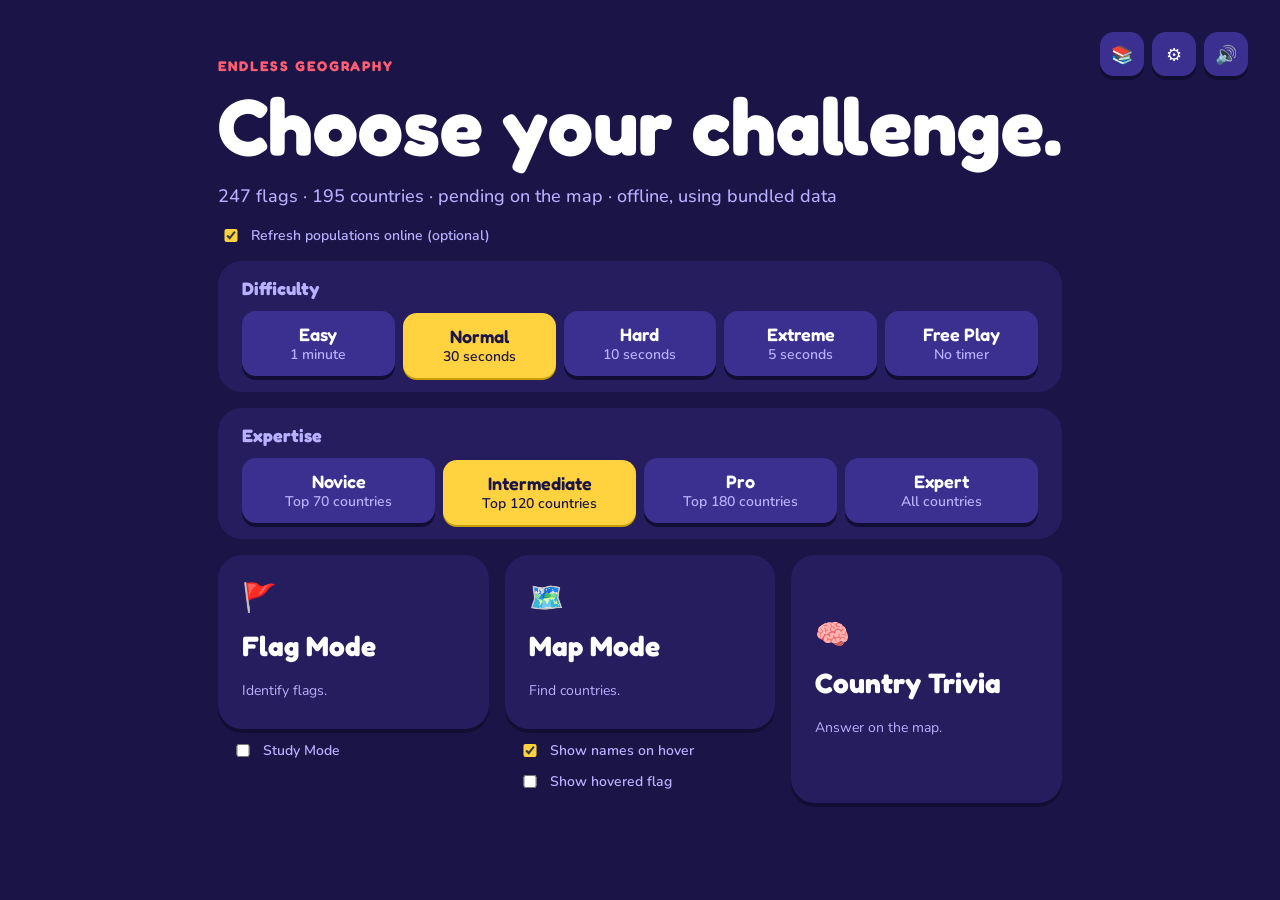
<file: index.html>
<!doctype html>
<html lang="en">
<head><meta charset="utf-8"><meta name="viewport" content="width=device-width,initial-scale=1"><title>Geogryphon V14.0</title>

<script src="https://cdn.amcharts.com/lib/5/index.js"></script>
<script src="https://cdn.amcharts.com/lib/5/map.js"></script>
<script src="https://cdn.amcharts.com/lib/5/geodata/worldLow.js"></script>

<link rel="preconnect" href="https://fonts.googleapis.com"><link rel="preconnect" href="https://fonts.gstatic.com" crossorigin>
<link rel="stylesheet" href="https://fonts.googleapis.com/css2?family=Fredoka:wght@500;600;700&family=Nunito:wght@500;600;700&display=swap">
<link rel="stylesheet" href="css/style.css">
</head>
<body>
<!-- Colour blind mode: daltonize filter for flag images (red-green colour blindness). See css .cb rules. -->
<svg class="svgDefs" aria-hidden="true" focusable="false"><filter id="daltonize" color-interpolation-filters="sRGB"><feColorMatrix type="matrix" values="1 0 0 0 0  -0.4375 1.4375 0 0 0  0.2625 -0.5625 1.3 0 0  0 0 0 1 0"/></filter></svg>
<div class="wrap">

<section id="menu" class="menu">
  <div class="menuTools">
    <button id="archiveBtn" class="mapControl" type="button" data-i18n-aria="menu.archive" data-i18n-title="menu.archive">📚</button>
    <button id="settingsBtn" class="mapControl" type="button" data-i18n-aria="menu.settings" data-i18n-title="menu.settings">⚙️</button>
    <button class="mapControl muteBtn" type="button" aria-label="Mute sounds" aria-pressed="false">🔊</button>
  </div>
  <div class="menuin">
    <div class="kicker" data-i18n="menu.kicker">ENDLESS GEOGRAPHY</div>
    <h1 data-i18n="menu.title">Choose your challenge.</h1>
    <p id="countryDataStatus" class="muted"></p>
    <label class="option refreshOption" data-i18n-title="menu.refreshHint"><input id="liveRefresh" type="checkbox" checked> <span data-i18n="menu.refresh">Refresh populations online (optional)</span></label>
    <section class="settings"><h2 data-i18n="menu.difficulty">Difficulty</h2><div class="difficulty">
      <input name="difficulty" id="easy" value="easy" type="radio"><label for="easy"><span data-i18n="diff.easy">Easy</span><small data-i18n="diff.easySub">1 minute</small></label>
      <input name="difficulty" id="normal" value="normal" type="radio" checked><label for="normal"><span data-i18n="diff.normal">Normal</span><small data-i18n="diff.normalSub">30 seconds</small></label>
      <input name="difficulty" id="hard" value="hard" type="radio"><label for="hard"><span data-i18n="diff.hard">Hard</span><small data-i18n="diff.hardSub">10 seconds</small></label>
      <input name="difficulty" id="extreme" value="extreme" type="radio"><label for="extreme"><span data-i18n="diff.extreme">Extreme</span><small data-i18n="diff.extremeSub">5 seconds</small></label>
      <input name="difficulty" id="free" value="free" type="radio"><label for="free"><span data-i18n="diff.free">Free Play</span><small data-i18n="diff.freeSub">No timer</small></label>
    </div></section>
    <section class="settings"><h2 data-i18n="menu.expertise">Expertise</h2><div class="difficulty expertise">
      <input name="expertise" id="novice" value="novice" type="radio"><label for="novice"><span data-i18n="exp.novice">Novice</span><small data-i18n="exp.noviceSub">Top 70 countries</small></label>
      <input name="expertise" id="intermediate" value="intermediate" type="radio" checked><label for="intermediate"><span data-i18n="exp.intermediate">Intermediate</span><small data-i18n="exp.intermediateSub">Top 120 countries</small></label>
      <input name="expertise" id="pro" value="pro" type="radio"><label for="pro"><span data-i18n="exp.pro">Pro</span><small data-i18n="exp.proSub">Top 180 countries</small></label>
      <input name="expertise" id="expert" value="expert" type="radio"><label for="expert"><span data-i18n="exp.expert">Expert</span><small data-i18n="exp.expertSub">All countries</small></label>
    </div></section>
    <div class="modes">
      <div><button class="mode" data-mode="flag">🚩<b data-i18n="mode.flagTitle">Flag Mode</b><span class="muted" data-i18n="mode.flagSub">Identify flags.</span></button><label class="option"><input id="studyMode" type="checkbox"> <span data-i18n="menu.studyMode">Study Mode</span></label></div>
      <div><button class="mode" data-mode="map">🗺️<b data-i18n="mode.mapTitle">Map Mode</b><span class="muted" data-i18n="mode.mapSub">Find countries.</span></button><label class="option"><input id="showNames" type="checkbox" checked> <span data-i18n="menu.showNames">Show names on hover</span></label><label class="option"><input id="showFlags" type="checkbox"> <span data-i18n="menu.showFlags">Show hovered flag</span></label></div>
      <button class="mode" data-mode="trivia">🧠<b data-i18n="mode.triviaTitle">Country Trivia</b><span class="muted" data-i18n="mode.triviaSub">Answer on the map.</span></button>
    </div>
  </div>
</section>

<section id="archive" class="archive hidden">
  <header class="archiveHead">
    <button id="archiveBack" class="btn btn-ghost" type="button" data-i18n="archive.back">← Menu</button>
    <div class="kicker" data-i18n="archive.kicker">ARCHIVE</div>
    <h1 data-i18n="archive.title">Every flag, every country.</h1>
    <input id="archiveSearch" class="archiveSearch" type="search" autocomplete="off" data-i18n-ph="archive.search" data-i18n-aria="archive.search">
    <div id="archiveFilters" class="archiveFilters"></div>
    <p id="archiveCount" class="muted archiveCount" aria-live="polite"></p>
  </header>
  <div id="archiveGrid" class="archiveGrid"></div>
</section>

<section id="game" class="hidden"><div class="gamegrid"><main>
  <header class="head"><div>
    <button id="backBtn" class="btn btn-ghost" type="button" data-i18n="game.back">← Change mode</button>
    <div class="kicker" id="modeLabel"></div>
    <h1 id="question" aria-live="polite"></h1>
    <div id="questionActions" class="questionActions hidden"><span id="selectionProgress" class="selectionProgress"></span><button id="confirmSelection" class="btn btn-primary" type="button" disabled data-i18n="game.confirm">Confirm Selection</button></div>
  </div><div class="stats">
    <button class="mapControl muteBtn" type="button" aria-label="Mute sounds" aria-pressed="false">🔊</button>
    <div class="stat"><small data-i18n="game.score">Score</small><b id="score">0</b></div>
    <div class="stat"><small data-i18n="game.time">Time</small><b id="time">30s</b></div>
  </div></header>
  <div class="timerTrack"><div id="timerBar" class="timerBar"></div></div>
  <section class="card play">
    <div id="reaction" class="reaction" role="status"></div>
    <div id="revealNotice" class="revealNotice hidden"></div>
    <div id="flagArea" class="flagbox"><img id="flag"></div>
    <div id="mapWrap" class="mapWrap hidden">
      <div id="mapArea" class="map"></div>
      <svg id="revealLayer" class="revealLayer" aria-hidden="true"></svg>
      <div class="mapControls" aria-label="Map controls">
        <button class="mapControl" type="button" id="zoomInBtn" data-i18n-title="game.zoomIn">+</button>
        <button class="mapControl" type="button" id="zoomOutBtn" data-i18n-title="game.zoomOut">−</button>
        <button class="mapControl reset" type="button" id="zoomResetBtn" data-i18n-title="game.resetMap">⌂</button>
      </div>
      <div class="mapHint" data-i18n="game.mapHint">Drag to pan · Scroll or pinch to zoom</div>
      <div id="hoverFlag" class="hoverFlag"><img id="hoverFlagImg"><span id="hoverFlagName"></span></div>
    </div>
    <div id="answers" class="answers"></div>
    <button id="boardBtn" class="mapControl boardBtn" type="button" aria-expanded="false" aria-controls="sidePanel" data-i18n-aria="game.board">🏆</button>
  </section>
</main><div id="boardScrim" class="boardScrim"></div><aside id="sidePanel" class="card side"><h2 id="boardTitle"></h2><div id="board"></div></aside></div></section>
</div>

<div id="studyCard" class="studyCard hidden"><div class="studyInner">
  <div class="kicker" data-i18n="study.kicker">STUDY MODE</div>
  <img id="studyFlag" class="studyFlag" data-i18n-aria="study.flagAlt">
  <h2 id="studyTitle"></h2><p id="studySummary"></p>
  <div class="studyActions"><a id="studyReadMore" class="btn btn-ghost" target="_blank" rel="noopener noreferrer" data-i18n="study.readMore">Read more</a><button id="studyContinue" class="btn btn-primary" type="button" data-i18n="study.continue">Continue</button></div>
</div></div>

<div id="modal" class="modal hidden"><div class="modalin">
  <div class="kicker" data-i18n="over.kicker">RUN OVER</div>
  <h2><span data-i18n="over.final">Final score:</span> <span id="final"></span></h2>
  <p><span data-i18n="over.correct">Correct answer:</span> <b id="correct"></b></p>
  <p id="reason"></p>
  <div class="save"><input id="name" maxlength="20" data-i18n-ph="over.name"><button id="saveBtn" class="btn btn-secondary" data-i18n="over.save">Save</button></div>
  <button id="againBtn" class="btn btn-primary again" type="button" data-i18n="over.again">Play again</button>
</div></div>

<div id="settingsModal" class="modal settingsModal hidden" role="dialog" aria-modal="true" aria-labelledby="settingsTitle"><div class="modalin settingsIn">
  <div class="kicker" data-i18n="settings.kicker">SETTINGS</div>
  <h2 id="settingsTitle" data-i18n="settings.title">Settings</h2>
  <div class="settingRow">
    <label for="volume" data-i18n="settings.volume">Volume</label>
    <div class="volumeRow"><input id="volume" type="range" min="0" max="100" step="5"><span id="volumeValue" class="volumeValue"></span></div>
  </div>
  <div class="settingRow">
    <span class="settingLabel" data-i18n="settings.language">Language</span>
    <div id="languagePick" class="difficulty twoUp"></div>
  </div>
  <div class="settingRow">
    <span class="settingLabel" data-i18n="settings.colorBlind">Color Blind</span>
    <div class="difficulty twoUp">
      <input name="colorBlind" id="cbOff" value="off" type="radio"><label for="cbOff"><span data-i18n="settings.off">Off</span></label>
      <input name="colorBlind" id="cbOn" value="on" type="radio"><label for="cbOn"><span data-i18n="settings.on">On</span></label>
    </div>
    <p class="muted settingHint" data-i18n="settings.colorBlindHint"></p>
  </div>
  <button id="settingsDone" class="btn btn-primary again" type="button" data-i18n="settings.done">Done</button>
</div></div>

<script src="js/util.js"></script>
<script src="js/i18n.js"></script>
<script src="js/lang/en.js"></script>
<script src="js/lang/he.js"></script>
<script src="js/lang/he-data.js"></script>
<script src="js/sound.js"></script>
<script src="js/settings.js"></script>
<script src="js/data/flag-study.js"></script>
<script src="js/data/countries.js"></script>
<script src="js/countries.js"></script>
<script src="js/flags.js"></script>
<script src="js/archive.js"></script>
<script src="js/questions.js"></script>
<script src="js/map.js"></script>
<script src="js/scores.js"></script>
<script src="js/game.js"></script>
<script src="js/main.js"></script>
</body>
</html>
</file>
<file: css/style.css>
/* Endless Geography Trivia styles */
:root {
  /* colour */
  --bg:#1b1446;
  --surface-1:#261d5e;
  --surface-2:#3b2f8f;
  --edge:#120d33;
  --text:#ffffff;
  --text-2:#b9b0ff;
  --accent:#ffd23f;
  --accent-edge:#c99c00;
  --on-accent:#1b1446;
  --hot:#ff5d73;
  --good:#3ee08f;
  --bad:#ff4d6d;
  /* colour blind mode (html.cb): right/wrong become blue/orange, apart for every colour-blind type */
  --cb-good:#5cb3ff;
  --cb-bad:#ff9a2e;
  --map-land:#4a3fb0;
  --map-sea:#140f38;
  --scrim:#0d0a26e6;
  --line:#ffffff1f;
  --flag-frame:#d5dde8;
  /* type */
  --font-display:'Fredoka',system-ui,sans-serif;
  --font-body:'Nunito',system-ui,sans-serif;
  --fs-12:.75rem;
  --fs-14:.875rem;
  --fs-18:1.125rem;
  --fs-28:1.75rem;
  --fs-44:2.75rem;
  /* fluid headline sizes: grow from a scale step with the viewport */
  --fs-hero:clamp(2.75rem,7vw,5rem);
  --fs-question:clamp(1.75rem,3vw,2.5rem);
  --fs-reaction:clamp(1.75rem,6vw,4.5rem);
  --fw-500:500;
  --fw-600:600;
  --fw-700:700;
  /* shape and space */
  --r-8:8px;
  --r-14:14px;
  --r-24:24px;
  --r-pill:999px;
  --s-4:4px;
  --s-8:8px;
  --s-12:12px;
  --s-16:16px;
  --s-24:24px;
  --s-32:32px;
  --pad:var(--s-16);
  /* motion */
  --press:120ms;
}

* {
  box-sizing:border-box;
}

body {
  margin:0;
  font-family:var(--font-body);
  font-size:var(--fs-18);
  font-weight:var(--fw-500);
  color:var(--text);
  background:var(--bg);
}

button,input {
  font-family:inherit;
  font-size:inherit;
}

h1,h2,.stat b,.mode b {
  font-family:var(--font-display);
  font-weight:var(--fw-700);
}

.wrap {
  max-width:1900px;
  min-height:100vh;
  margin:auto;
  padding:var(--pad);
}

.hidden {
  display:none!important;
}

/* ---------- Button: pressable, with a darker bottom edge that squashes on press ---------- */

.btn {
  display:inline-flex;
  align-items:center;
  justify-content:center;
  gap:var(--s-8);
  padding:var(--s-12) var(--s-16);
  border:0;
  border-radius:var(--r-14);
  font-family:var(--font-display);
  font-size:var(--fs-18);
  font-weight:var(--fw-600);
  text-decoration:none;
  cursor:pointer;
  transition:transform var(--press),box-shadow var(--press),background var(--press);
}

.btn-primary {
  background:var(--accent);
  color:var(--on-accent);
  box-shadow:0 4px 0 var(--accent-edge);
}

.btn-secondary {
  background:var(--surface-2);
  color:var(--text);
  box-shadow:0 4px 0 var(--edge);
}

.btn-ghost {
  background:transparent;
  color:var(--text-2);
  box-shadow:inset 0 0 0 2px var(--surface-2);
}

.btn-primary:hover {
  filter:brightness(1.06);
}

.btn-secondary:hover,.btn-ghost:hover {
  color:var(--accent);
}

.btn-primary:active {
  transform:translateY(2px);
  box-shadow:0 2px 0 var(--accent-edge);
}

.btn-secondary:active {
  transform:translateY(2px);
  box-shadow:0 2px 0 var(--edge);
}

.btn:disabled {
  background:var(--surface-1);
  color:var(--text-2);
  box-shadow:none;
  filter:none;
  cursor:not-allowed;
  transform:none;
}

#backBtn {
  margin-bottom:var(--s-8);
  padding:var(--s-4) var(--s-12);
  font-size:var(--fs-14);
}

/* ---------- Cards ---------- */

.card,.settings,.mode,.modalin,.studyInner {
  background:var(--surface-1);
  border:0;
  border-radius:var(--r-24);
  color:var(--text);
}

/* ---------- Menu ---------- */

.menu {
  position:relative;
  min-height:92vh;
  min-height:92dvh;
  display:grid;
  place-items:center;
}

.menuin {
  max-width:1100px;
}

.kicker {
  color:var(--hot);
  font-family:var(--font-display);
  font-weight:var(--fw-700);
  font-size:var(--fs-14);
  letter-spacing:.14em;
  text-transform:uppercase;
}

.menu h1 {
  font-size:var(--fs-hero);
  line-height:1;
  margin:var(--s-12) 0;
}

.muted {
  color:var(--text-2);
}

.settings {
  margin:var(--s-16) 0;
  padding:var(--s-16) var(--s-24);
}

.settings h2 {
  margin:0 0 var(--s-12);
  font-size:var(--fs-18);
  color:var(--text-2);
}

/* Segmented control */
.difficulty {
  display:grid;
  grid-template-columns:repeat(4,1fr);
  gap:var(--s-8);
}

/* Difficulty has five options (Free Play included); expertise keeps four. */
.difficulty:not(.expertise) {
  grid-template-columns:repeat(5,1fr);
}

/* Free Play: no clock, so the timer bar is hidden (its space is kept so the layout does not jump). */
.freePlay .timerTrack {
  visibility:hidden;
}

.difficulty input {
  position:absolute;
  opacity:0;
}

.difficulty label {
  padding:var(--s-12);
  text-align:center;
  border-radius:var(--r-14);
  background:var(--surface-2);
  box-shadow:0 4px 0 var(--edge);
  font-family:var(--font-display);
  font-weight:var(--fw-600);
  cursor:pointer;
  transition:transform var(--press),box-shadow var(--press);
}

.difficulty label small {
  display:block;
  color:var(--text-2);
  font-family:var(--font-body);
  font-size:var(--fs-14);
}

.difficulty label:hover {
  color:var(--accent);
}

.difficulty input:checked+label {
  background:var(--accent);
  color:var(--on-accent);
  box-shadow:0 2px 0 var(--accent-edge);
  transform:translateY(2px);
}

.difficulty input:checked+label small {
  color:var(--on-accent);
}

/* Mode cards */
.modes {
  display:grid;
  grid-template-columns:repeat(3,1fr);
  gap:var(--s-16);
}

.mode {
  width:100%;
  padding:var(--s-24);
  text-align:start;
  cursor:pointer;
  box-shadow:0 4px 0 var(--edge);
  transition:transform var(--press),box-shadow var(--press);
  font-size:var(--fs-28);
}

.mode:hover {
  box-shadow:0 4px 0 var(--edge),inset 0 0 0 2px var(--accent);
}

.mode:active {
  transform:translateY(2px);
  box-shadow:0 2px 0 var(--edge);
}

.mode b {
  display:block;
  font-size:var(--fs-28);
  margin:var(--s-12) 0 var(--s-4);
}

.mode .muted {
  font-size:var(--fs-14);
}

.option {
  display:flex;
  gap:var(--s-8);
  margin:var(--s-12);
  color:var(--text-2);
  font-weight:var(--fw-600);
  font-size:var(--fs-14);
}

.option input {
  width:18px;
  accent-color:var(--accent);
}

.option.refreshOption {
  margin:0 0 var(--s-8);
}

/* ---------- Game screen ---------- */

.gamegrid {
  display:grid;
  grid-template-columns:minmax(0,1fr) 230px;
  gap:var(--s-12);
}

/* The play column is exactly one viewport tall: header and timer keep their size,
   the play card takes the rest, so nothing needed during a run is below the fold. */
.gamegrid main {
  height:calc(100vh - 2 * var(--pad));
  height:calc(100dvh - 2 * var(--pad));
  min-height:420px;
  display:flex;
  flex-direction:column;
}

.head {
  display:flex;
  justify-content:space-between;
  align-items:end;
  gap:var(--s-16);
  margin-bottom:var(--s-12);
  flex:none;
}

.head > div:first-child {
  min-width:0;
}

.head h1 {
  margin:var(--s-4) 0 0;
  font-size:var(--fs-question);
  line-height:1.1;
  overflow-wrap:anywhere;
}

/* Chip: the mode / difficulty tag above the question */
.head .kicker {
  display:inline-block;
  padding:var(--s-4) var(--s-12);
  border-radius:var(--r-pill);
  background:var(--hot);
  color:var(--on-accent);
  font-size:var(--fs-12);
  letter-spacing:.1em;
}

.questionActions {
  display:flex;
  align-items:center;
  gap:var(--s-12);
  flex-wrap:wrap;
  margin-top:var(--s-12);
}

.selectionProgress {
  min-width:120px;
  color:var(--text-2);
  font-weight:var(--fw-700);
  font-size:var(--fs-14);
}

/* Stat */
.stats {
  display:flex;
  gap:var(--s-8);
}

.stat {
  min-width:88px;
  padding:var(--s-8) var(--s-12);
  background:var(--surface-1);
  border-radius:var(--r-14);
}

.stat small {
  display:block;
  color:var(--text-2);
  font-size:var(--fs-12);
  font-weight:var(--fw-700);
  text-transform:uppercase;
  letter-spacing:.08em;
}

.stat b {
  font-size:var(--fs-28);
  color:var(--good);
}

/* Timer */
.timerTrack {
  height:12px;
  background:var(--surface-1);
  border-radius:var(--r-pill);
  overflow:hidden;
  margin-bottom:var(--s-12);
  flex:none;
}

.timerBar {
  height:100%;
  border-radius:var(--r-pill);
  transform-origin:left;
}

/* Right to left (Hebrew): the timer shrinks towards the right edge. */
[dir=rtl] .timerBar {
  transform-origin:right;
}

.timerTrack.penalty {
  animation:timerPenalty .48s ease;
  background:var(--bad);
}

/* Play card */
.play {
  position:relative;
  padding:var(--s-8);
  flex:1;
  min-height:0;
  display:flex;
  flex-direction:column;
  gap:var(--s-12);
}

.flagbox {
  flex:1;
  min-height:0;
  display:flex;
  align-items:center;
  justify-content:center;
  padding:var(--s-8);
}

/* The frame hugs the flag (no letterbox), so white hoists stay distinct from it. */
.flagbox img {
  max-width:min(720px,100%);
  max-height:100%;
  object-fit:contain;
  background:var(--flag-frame);
  padding:var(--s-12);
  border-radius:var(--r-14);
  box-shadow:0 6px 0 var(--edge);
  transition:opacity .18s;
}

.flagbox img.loading,.hoverFlag img.loading {
  opacity:.35;
  filter:saturate(.35);
}

/* Answer tile */
.answers {
  display:grid;
  grid-template-columns:1fr 1fr;
  gap:var(--s-12);
  flex:none;
}

.answers:empty {
  display:none;
}

.answer {
  min-height:64px;
  padding:var(--s-12) var(--s-16);
  text-align:start;
  border:0;
  border-radius:var(--r-14);
  background:var(--surface-2);
  color:var(--text);
  box-shadow:0 4px 0 var(--edge);
  font-family:var(--font-display);
  font-size:var(--fs-18);
  font-weight:var(--fw-600);
  overflow-wrap:anywhere;
  cursor:pointer;
  transition:transform var(--press),box-shadow var(--press);
}

/* Hover ring only for real mouse hover. On touch, :hover sticks to whatever is under the finger, and a new
   round's tile in the same spot would start out ringed. .fresh (set each round) waits for the mouse to move. */
@media(hover:hover) {
  .answers:not(.fresh) .answer:hover {
    box-shadow:0 4px 0 var(--edge),inset 0 0 0 2px var(--accent);
  }
}

.answer:active {
  transform:translateY(2px);
  box-shadow:0 2px 0 var(--edge);
}

.answer.is-correct {
  background:var(--good);
  color:var(--on-accent);
}

.answer.is-wrong {
  background:var(--bad);
  color:var(--on-accent);
}

/* Map */
.mapWrap {
  position:relative;
  width:100%;
  flex:1;
  min-height:0;
}

.map {
  position:absolute;
  inset:0;
  background:var(--map-sea);
  border-radius:var(--r-14);
  overflow:hidden;
}

.mapControls {
  position:absolute;
  inset-inline-start:var(--s-16);
  top:var(--s-16);
  z-index:8;
  display:grid;
  gap:var(--s-8);
  pointer-events:auto;
}

.mapControl {
  width:44px;
  height:44px;
  border:0;
  border-radius:var(--r-14);
  background:var(--surface-2);
  color:var(--text);
  box-shadow:0 4px 0 var(--edge);
  font-family:var(--font-display);
  font-size:var(--fs-28);
  font-weight:var(--fw-700);
  line-height:1;
  cursor:pointer;
  transition:transform var(--press),box-shadow var(--press);
}

.mapControl:hover {
  color:var(--accent);
}

.mapControl:active {
  transform:translateY(2px);
  box-shadow:0 2px 0 var(--edge);
}

.mapControl.reset {
  font-size:var(--fs-18);
}

/* Mute toggle: a map-control button in the menu corner and beside the game stats */
.muteBtn {
  flex:none;
  align-self:center;
  font-size:var(--fs-18);
}

/* Menu corner: Archive, Settings and Mute side by side */
.menuTools {
  position:absolute;
  top:var(--s-16);
  inset-inline-end:var(--s-16);
  z-index:2;
  display:flex;
  gap:var(--s-8);
}

.menuTools .mapControl {
  font-size:var(--fs-18);
}

.mapHint {
  position:absolute;
  z-index:7;
  left:50%;
  bottom:var(--s-12);
  transform:translateX(-50%);
  padding:var(--s-4) var(--s-12);
  border-radius:var(--r-pill);
  background:var(--scrim);
  color:var(--text-2);
  font-size:var(--fs-12);
  pointer-events:none;
  white-space:nowrap;
}

.hoverFlag {
  position:absolute;
  inset-inline-end:var(--s-16);
  top:var(--s-16);
  z-index:5;
  width:155px;
  padding:var(--s-8);
  border-radius:var(--r-14);
  background:var(--surface-1);
  pointer-events:none;
  opacity:0;
  transition:.18s;
}

.hoverFlag.show {
  opacity:1;
}

.hoverFlag img {
  width:100%;
  height:85px;
  object-fit:contain;
  background:var(--flag-frame);
  border-radius:var(--r-8);
}

.hoverFlag span {
  display:block;
  text-align:center;
  font-weight:var(--fw-700);
}

/* Reactions and reveal */
.reaction,.revealNotice {
  position:absolute;
  z-index:15;
  left:50%;
  pointer-events:none;
  font-family:var(--font-display);
  font-weight:var(--fw-700);
  text-align:center;
}

.reaction {
  top:20%;
  font-size:var(--fs-reaction);
  opacity:0;
  -webkit-text-stroke:2px var(--edge);
  paint-order:stroke fill;
}

.reaction.show {
  animation:pop 1s ease;
}

.revealNotice {
  top:var(--s-16);
  transform:translateX(-50%);
  padding:var(--s-12) var(--s-16);
  border-radius:var(--r-14);
  background:var(--surface-1);
  color:var(--good);
  font-size:var(--fs-18);
}

/* Dashed ring drawn around a revealed country (map.js RevealCircles). */
.revealLayer {
  position:absolute;
  inset:0;
  z-index:6;
  width:100%;
  height:100%;
  border-radius:var(--r-14);
  pointer-events:none;
}

.revealCircle {
  fill:none;
  stroke:var(--text);
  stroke-width:4;
  stroke-dasharray:14 10;
  stroke-linecap:round;
  filter:drop-shadow(0 0 3px var(--edge));
}

/* Mask stroke that grows around the ring: white shows the ring, so it looks drawn on. */
.revealCircleMask {
  fill:none;
  stroke:var(--text);
  stroke-width:16;
}

/* Leaderboard */
.side {
  padding:var(--s-16);
  height:max-content;
  max-height:calc(100dvh - 2 * var(--pad));
  overflow-y:auto;
}

.side h2 {
  margin:0 0 var(--s-8);
  font-size:var(--fs-18);
}

.row {
  display:flex;
  gap:var(--s-8);
  padding:var(--s-8) var(--s-12);
  background:var(--surface-2);
  border-radius:var(--r-8);
  margin-top:var(--s-8);
  font-size:var(--fs-14);
}

.player {
  flex:1;
}

.rank {
  color:var(--accent);
}

.pts {
  color:var(--good);
}

/* ---------- Overlays: run-over modal and Study Mode card ---------- */

.modal,.studyCard {
  position:fixed;
  inset:0;
  display:grid;
  place-items:center;
  padding:var(--s-16);
  background:var(--scrim);
}

.modal {
  z-index:30;
}

.studyCard {
  z-index:45;
}

.modalin {
  width:min(430px,100%);
  padding:var(--s-32) var(--s-24);
}

.modalin .kicker {
  color:var(--bad);
}

.save {
  display:flex;
  gap:var(--s-8);
}

.save input {
  flex:1;
  min-width:0;
  padding:var(--s-12);
  border-radius:var(--r-14);
  background:var(--bg);
  color:var(--text);
  border:2px solid var(--surface-2);
}

.again {
  width:100%;
  margin-top:var(--s-12);
}

.studyInner {
  width:min(620px,100%);
  padding:var(--s-24);
}

.studyFlag {
  display:block;
  width:min(330px,80%);
  height:175px;
  object-fit:contain;
  margin:0 auto var(--s-16);
  padding:var(--s-8);
  border-radius:var(--r-14);
  background:var(--flag-frame);
}

.studyInner h2 {
  margin:0 0 var(--s-8);
  font-size:var(--fs-28);
}

.studyInner p {
  color:var(--text-2);
  line-height:1.55;
  margin:0 0 var(--s-24);
}

.studyInner p.loading {
  font-style:italic;
}

.studyActions {
  display:flex;
  gap:var(--s-12);
  justify-content:flex-end;
  flex-wrap:wrap;
}

@keyframes timerPenalty {
  0%,100% {
    transform:translateX(0);
  }
  20% {
    transform:translateX(-13px);
  }
  40% {
    transform:translateX(11px);
  }
  60% {
    transform:translateX(-8px);
  }
  80% {
    transform:translateX(5px);
  }
}

@keyframes pop {
  0% {
    opacity:0;
    transform:translate(-50%,20px) scale(.5);
  }
  25% {
    opacity:1;
    transform:translate(-50%,0) scale(1.15);
  }
  100% {
    opacity:0;
    transform:translate(-50%,-30px);
  }
}

/* Leaderboard button and sheet: only used on narrow screens (see the 1200px query). */
.boardBtn {
  display:none;
  position:absolute;
  right:var(--s-16); /* stays right in RTL too: the amCharts logo (licence) is bottom-left */
  bottom:var(--s-16);
  z-index:9;
  font-size:var(--fs-18);
}

.boardScrim {
  display:none;
}

/* Narrow screens: the play column fills the screen and the page never scrolls during a run.
   The leaderboard becomes a sheet that slides up from the bottom (🏆 button). */
@media(max-width:1200px) {
  .gamegrid {
    grid-template-columns:1fr;
  }
  html:has(#game:not(.hidden)),body:has(#game:not(.hidden)) {
    height:100%;
    overflow:hidden;
    overscroll-behavior:none;
  }
  body:has(#game:not(.hidden)) .wrap {
    min-height:0;
  }
  .boardBtn {
    display:block;
  }
  /* Flag mode: answer tiles fill the bottom, so the button sits top-right of the flag instead. */
  [data-game-mode=flag] .boardBtn {
    top:var(--s-12);
    bottom:auto;
    right:var(--s-12);
  }
  .side {
    position:fixed;
    left:0;
    right:0;
    bottom:0;
    z-index:31;
    max-height:70dvh;
    border-radius:var(--r-24) var(--r-24) 0 0;
    padding-bottom:var(--s-32);
    transform:translateY(105%);
    transition:transform .25s ease;
  }
  .side.open {
    transform:none;
  }
  .boardScrim.show {
    display:block;
    position:fixed;
    inset:0;
    z-index:30;
    background:var(--scrim);
  }
}

@media(max-width:900px) {
  .modes {
    grid-template-columns:1fr;
  }
}

@media(max-width:620px) {
  :root {
    --pad:var(--s-8);
  }
  .difficulty,.difficulty:not(.expertise),.answers {
    grid-template-columns:1fr 1fr;
  }
  .difficulty label[for=free] {
    grid-column:span 2;
  }
  .play {
    padding:var(--s-4);
  }
  .answer {
    min-height:52px;
    padding:var(--s-12);
  }
  /* Stats move up beside the back button so the question gets the full width. */
  .head {
    position:relative;
  }
  .stats {
    position:absolute;
    top:0;
    inset-inline-end:0;
  }
  .stat {
    min-width:0;
    padding:var(--s-4) var(--s-12);
    border-radius:var(--r-8);
    display:flex;
    align-items:baseline;
    gap:var(--s-8);
  }
  .stat b {
    font-size:var(--fs-18);
  }
  /* Same height as the back button, so the stats row does not grow into the mode chip below it. */
  .muteBtn {
    width:28px;
    height:28px;
    border-radius:var(--r-8);
    font-size:var(--fs-14);
  }
  /* Own line under the back button, so it never slides under the stats in the top-right corner. */
  .head .kicker {
    display:table;
    font-size:var(--fs-12);
  }
}

/* ---------- Settings window ---------- */

.settingsIn h2 {
  margin:var(--s-8) 0 var(--s-16);
}

.settingRow {
  margin-bottom:var(--s-16);
}

.settingRow > label,.settingLabel {
  display:block;
  margin-bottom:var(--s-8);
  color:var(--text-2);
  font-family:var(--font-display);
  font-weight:var(--fw-600);
}

.volumeRow {
  display:flex;
  align-items:center;
  gap:var(--s-12);
}

.volumeRow input {
  flex:1;
  accent-color:var(--accent);
}

.volumeValue {
  min-width:3em;
  text-align:right;
  font-weight:var(--fw-700);
}

.difficulty.twoUp {
  grid-template-columns:1fr 1fr;
}

.difficulty input:disabled+label {
  opacity:.5;
  cursor:not-allowed;
  box-shadow:none;
}

.settingHint {
  margin:var(--s-8) 0 0;
  font-size:var(--fs-14);
}

/* ---------- Colour blind mode (html.cb) ---------- */

:root.cb {
  --good:var(--cb-good);
  --bad:var(--cb-bad);
}

.cb .flagbox img,.cb .hoverFlag img,.cb .studyFlag,.cb .archiveCard img {
  filter:url(#daltonize);
}

/* Holds the SVG filter definitions; takes no space. */
.svgDefs {
  position:absolute;
  width:0;
  height:0;
  overflow:hidden;
}

/* ---------- Archive ---------- */

.archive {
  max-width:1400px;
  margin:auto;
  padding-bottom:var(--s-32);
  /* Hidden pop-outs of edge cards reach past the screen; clip so the page never scrolls sideways. */
  overflow-x:clip;
}

.archiveHead h1 {
  margin:var(--s-8) 0 var(--s-16);
  font-size:var(--fs-44);
  line-height:1.05;
}

.archiveHead .btn {
  margin-bottom:var(--s-16);
}

.archiveSearch {
  width:100%;
  max-width:520px;
  padding:var(--s-12) var(--s-16);
  border:0;
  border-radius:var(--r-14);
  background:var(--surface-1);
  color:var(--text);
  box-shadow:inset 0 0 0 2px var(--surface-2);
}

.archiveSearch::placeholder {
  color:var(--text-2);
}

.archiveFilters {
  display:flex;
  flex-wrap:wrap;
  gap:var(--s-8);
  margin-top:var(--s-12);
}

/* Chip: same pill as the mode chip, pressed state uses the accent */
.archiveChip {
  padding:var(--s-4) var(--s-12);
  border:0;
  border-radius:var(--r-pill);
  background:var(--surface-2);
  color:var(--text);
  box-shadow:0 4px 0 var(--edge);
  font-family:var(--font-display);
  font-size:var(--fs-14);
  font-weight:var(--fw-600);
  cursor:pointer;
  transition:transform var(--press),box-shadow var(--press);
}

.archiveChip:hover {
  color:var(--accent);
}

.archiveChip[aria-pressed=true] {
  background:var(--accent);
  color:var(--on-accent);
  box-shadow:0 2px 0 var(--accent-edge);
  transform:translateY(2px);
}

.archiveCount {
  margin:var(--s-12) 0;
  font-size:var(--fs-14);
}

.archiveGrid {
  display:grid;
  grid-template-columns:repeat(auto-fill,minmax(150px,1fr));
  gap:var(--s-16);
}

/* Card, idle: flag with the name below. Pressable like every other tile. */
.archiveCard {
  position:relative;
  padding:0;
  border:0;
  background:none;
  color:var(--text);
  text-align:center;
  cursor:pointer;
}

.archiveFace {
  display:flex;
  flex-direction:column;
  align-items:center;
  gap:var(--s-8);
  height:100%;
  padding:var(--s-12);
  border-radius:var(--r-14);
  background:var(--surface-1);
  box-shadow:0 4px 0 var(--edge);
  transition:transform var(--press),box-shadow var(--press);
}

.archiveFace img,.archivePop .archiveFlag {
  width:100%;
  aspect-ratio:3/2;
  object-fit:contain;
  background:var(--flag-frame);
  border-radius:var(--r-8);
}

.archiveFace img.loading {
  opacity:.35;
}

.archiveName {
  font-family:var(--font-display);
  font-weight:var(--fw-600);
  font-size:var(--fs-14);
  overflow-wrap:anywhere;
}

/* Card, popped out: a larger card over the grid with the country's details. */
.archivePop {
  position:absolute;
  z-index:10;
  top:50%;
  left:50%;
  width:260px;
  padding:var(--s-16);
  border-radius:var(--r-24);
  background:var(--surface-2);
  box-shadow:0 6px 0 var(--edge),0 0 0 3px var(--accent);
  text-align:start;
  opacity:0;
  pointer-events:none;
  transform:translate(-50%,-50%) scale(.85);
  transition:opacity .15s,transform .15s;
}

.archiveCard.edgeL .archivePop {
  left:0;
  transform:translate(0,-50%) scale(.85);
}

.archiveCard.edgeR .archivePop {
  left:auto;
  right:0;
  transform:translate(0,-50%) scale(.85);
}

.archiveCard.open .archivePop {
  opacity:1;
  pointer-events:auto;
  transform:translate(-50%,-50%) scale(1);
}

.archiveCard.open.edgeL .archivePop,.archiveCard.open.edgeR .archivePop {
  transform:translate(0,-50%) scale(1);
}

@media(hover:hover) {
  .archiveCard:hover .archivePop {
    opacity:1;
    transform:translate(-50%,-50%) scale(1);
  }
  .archiveCard.edgeL:hover .archivePop,.archiveCard.edgeR:hover .archivePop {
    transform:translate(0,-50%) scale(1);
  }
  .archiveCard:hover {
    z-index:11;
  }
}

.archiveCard.open {
  z-index:11;
}

.archivePop h3 {
  margin:var(--s-8) 0;
  font-family:var(--font-display);
  font-size:var(--fs-28);
  line-height:1.1;
  text-align:center;
}

.archiveInfoRow {
  font-size:var(--fs-14);
  margin-top:var(--s-4);
}

.archiveInfoLabel {
  color:var(--text-2);
  font-weight:var(--fw-700);
}

.archiveTag {
  display:inline-block;
  margin-top:var(--s-8);
  padding:var(--s-4) var(--s-12);
  border-radius:var(--r-pill);
  background:var(--hot);
  color:var(--on-accent);
  font-size:var(--fs-12);
  font-weight:var(--fw-700);
}

@media(max-width:620px) {
  /* The corner buttons (Archive, Settings, Mute) get their own strip above the heading. */
  .menu {
    padding-top:calc(var(--s-32) * 2);
  }
  .menuTools .mapControl {
    width:44px;
    height:44px;
  }
  .archiveGrid {
    grid-template-columns:repeat(auto-fill,minmax(110px,1fr));
    gap:var(--s-12);
  }
  .archiveHead h1 {
    font-size:var(--fs-28);
  }
  .archivePop {
    width:min(240px,calc(100vw - 2 * var(--s-16)));
  }
}

button:focus-visible,a:focus-visible,input:focus-visible,.difficulty input:focus-visible+label {
  outline:3px solid var(--accent);
  outline-offset:3px;
}

@media(prefers-reduced-motion:reduce) {
  * {
    animation-duration:.01ms!important;
    transition-duration:.01ms!important;
  }
}
</file>
